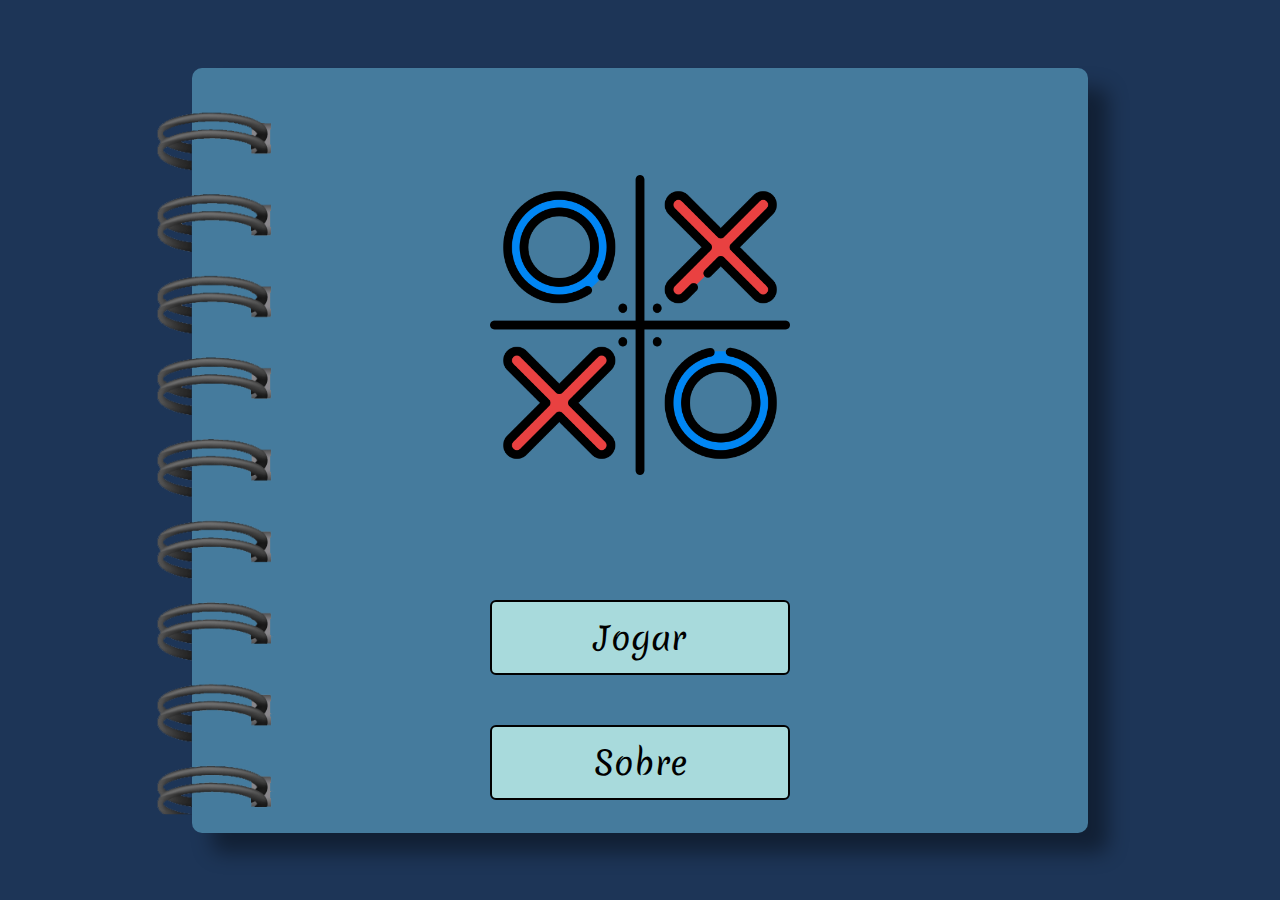
<file: index.html>
<!DOCTYPE html>
<html lang="pt-br">
  <head>
    <meta charset="UTF-8" />
    <meta http-equiv="X-UA-Compatible" content="IE=edge" />
    <meta name="viewport" content="width=device-width, initial-scale=1.0" />
    <link rel="preconnect" href="https://fonts.googleapis.com" />
    <link rel="preconnect" href="https://fonts.gstatic.com" crossorigin />
    <link
      href="https://fonts.googleapis.com/css2?family=Merienda:wght@400;600;800&display=swap"
      rel="stylesheet"
    />
    <title>Jogo da velha</title>
    <link rel="stylesheet" href="./css/style.css" />
  </head>
  <body>
    <div class="wrapper-container">
      <div class="wrapper">
        <section class="menu">
          <img class="logo" src="./css/img/logo.png" alt="logo do jogo" />
          <button class="btn jogar">Jogar</button>
          <button class="btn sobre" data-button>Sobre</button>
        </section>
      </div>
    </div>

    <section class="modal-container" data-modal="container">
      <div class="modal">
        <button data-modal="fechar" class="fechar"></button>
        <p class="texto-modal">
          Este site te permite jogar o clássico jogo da velha, criado por Arthur
          Augusto, usando HTML, CSS e Javascript. <br />
          Por enquanto só é possivel jogar com dois jogadores, mas logo será
          adicionado o modo contra o computador! <br />
          Aproveite =D
        </p>
      </div>
    </section>
    <script type="module" src="./js/script.js"></script>
  </body>
</html>
</file>
<file: css/style.css>
@import "./geral.css";
@import "./modal.css";
@import "./jogo.css";
</file>
